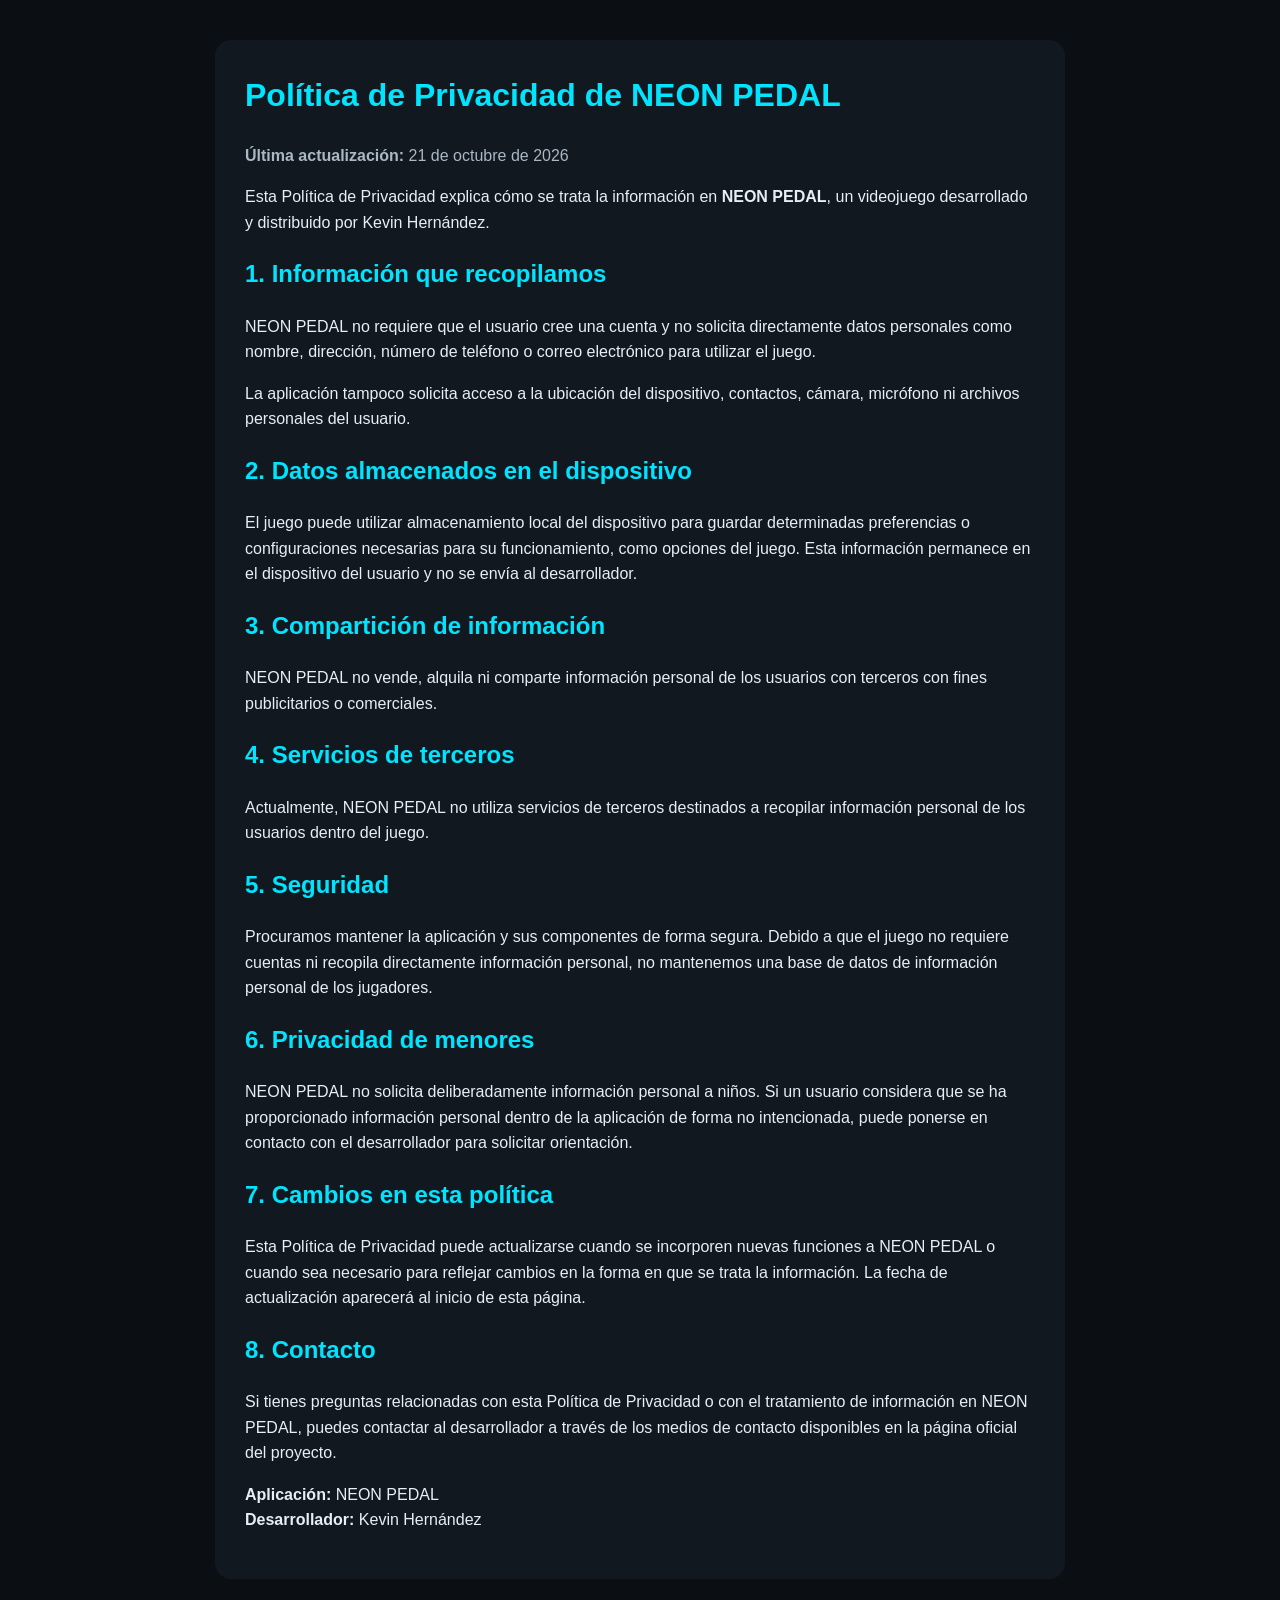
<file: privacy.html>
<!DOCTYPE html>
<html lang="es">
<head>
  <meta charset="UTF-8">
  <meta name="viewport" content="width=device-width, initial-scale=1.0">
  <title>Política de Privacidad - NEON PEDAL</title>
  <style>
    body {
      font-family: Arial, Helvetica, sans-serif;
      line-height: 1.6;
      margin: 0;
      background: #0b0f14;
      color: #e8eef5;
    }
    main {
      max-width: 850px;
      margin: 40px auto;
      padding: 30px;
      background: #111820;
      border-radius: 16px;
      box-sizing: border-box;
    }
    h1, h2 {
      color: #00e5ff;
    }
    h1 {
      margin-top: 0;
    }
    a {
      color: #00e5ff;
    }
    .date {
      color: #aab7c4;
    }
  </style>
</head>
<body>
  <main>
    <h1>Política de Privacidad de NEON PEDAL</h1>
    <p class="date"><strong>Última actualización:</strong> 21 de octubre de 2026</p>

    <p>
      Esta Política de Privacidad explica cómo se trata la información en
      <strong>NEON PEDAL</strong>, un videojuego desarrollado y distribuido por
      Kevin Hernández.
    </p>

    <h2>1. Información que recopilamos</h2>
    <p>
      NEON PEDAL no requiere que el usuario cree una cuenta y no solicita
      directamente datos personales como nombre, dirección, número de teléfono
      o correo electrónico para utilizar el juego.
    </p>

    <p>
      La aplicación tampoco solicita acceso a la ubicación del dispositivo,
      contactos, cámara, micrófono ni archivos personales del usuario.
    </p>

    <h2>2. Datos almacenados en el dispositivo</h2>
    <p>
      El juego puede utilizar almacenamiento local del dispositivo para guardar
      determinadas preferencias o configuraciones necesarias para su
      funcionamiento, como opciones del juego. Esta información permanece en
      el dispositivo del usuario y no se envía al desarrollador.
    </p>

    <h2>3. Compartición de información</h2>
    <p>
      NEON PEDAL no vende, alquila ni comparte información personal de los
      usuarios con terceros con fines publicitarios o comerciales.
    </p>

    <h2>4. Servicios de terceros</h2>
    <p>
      Actualmente, NEON PEDAL no utiliza servicios de terceros destinados a
      recopilar información personal de los usuarios dentro del juego.
    </p>

    <h2>5. Seguridad</h2>
    <p>
      Procuramos mantener la aplicación y sus componentes de forma segura.
      Debido a que el juego no requiere cuentas ni recopila directamente
      información personal, no mantenemos una base de datos de información
      personal de los jugadores.
    </p>

    <h2>6. Privacidad de menores</h2>
    <p>
      NEON PEDAL no solicita deliberadamente información personal a niños.
      Si un usuario considera que se ha proporcionado información personal
      dentro de la aplicación de forma no intencionada, puede ponerse en
      contacto con el desarrollador para solicitar orientación.
    </p>

    <h2>7. Cambios en esta política</h2>
    <p>
      Esta Política de Privacidad puede actualizarse cuando se incorporen
      nuevas funciones a NEON PEDAL o cuando sea necesario para reflejar
      cambios en la forma en que se trata la información. La fecha de
      actualización aparecerá al inicio de esta página.
    </p>

    <h2>8. Contacto</h2>
    <p>
      Si tienes preguntas relacionadas con esta Política de Privacidad o con
      el tratamiento de información en NEON PEDAL, puedes contactar al
      desarrollador a través de los medios de contacto disponibles en la
      página oficial del proyecto.
    </p>

    <p>
      <strong>Aplicación:</strong> NEON PEDAL<br>
      <strong>Desarrollador:</strong> Kevin Hernández
    </p>
  </main>
</body>
</html>
</file>
